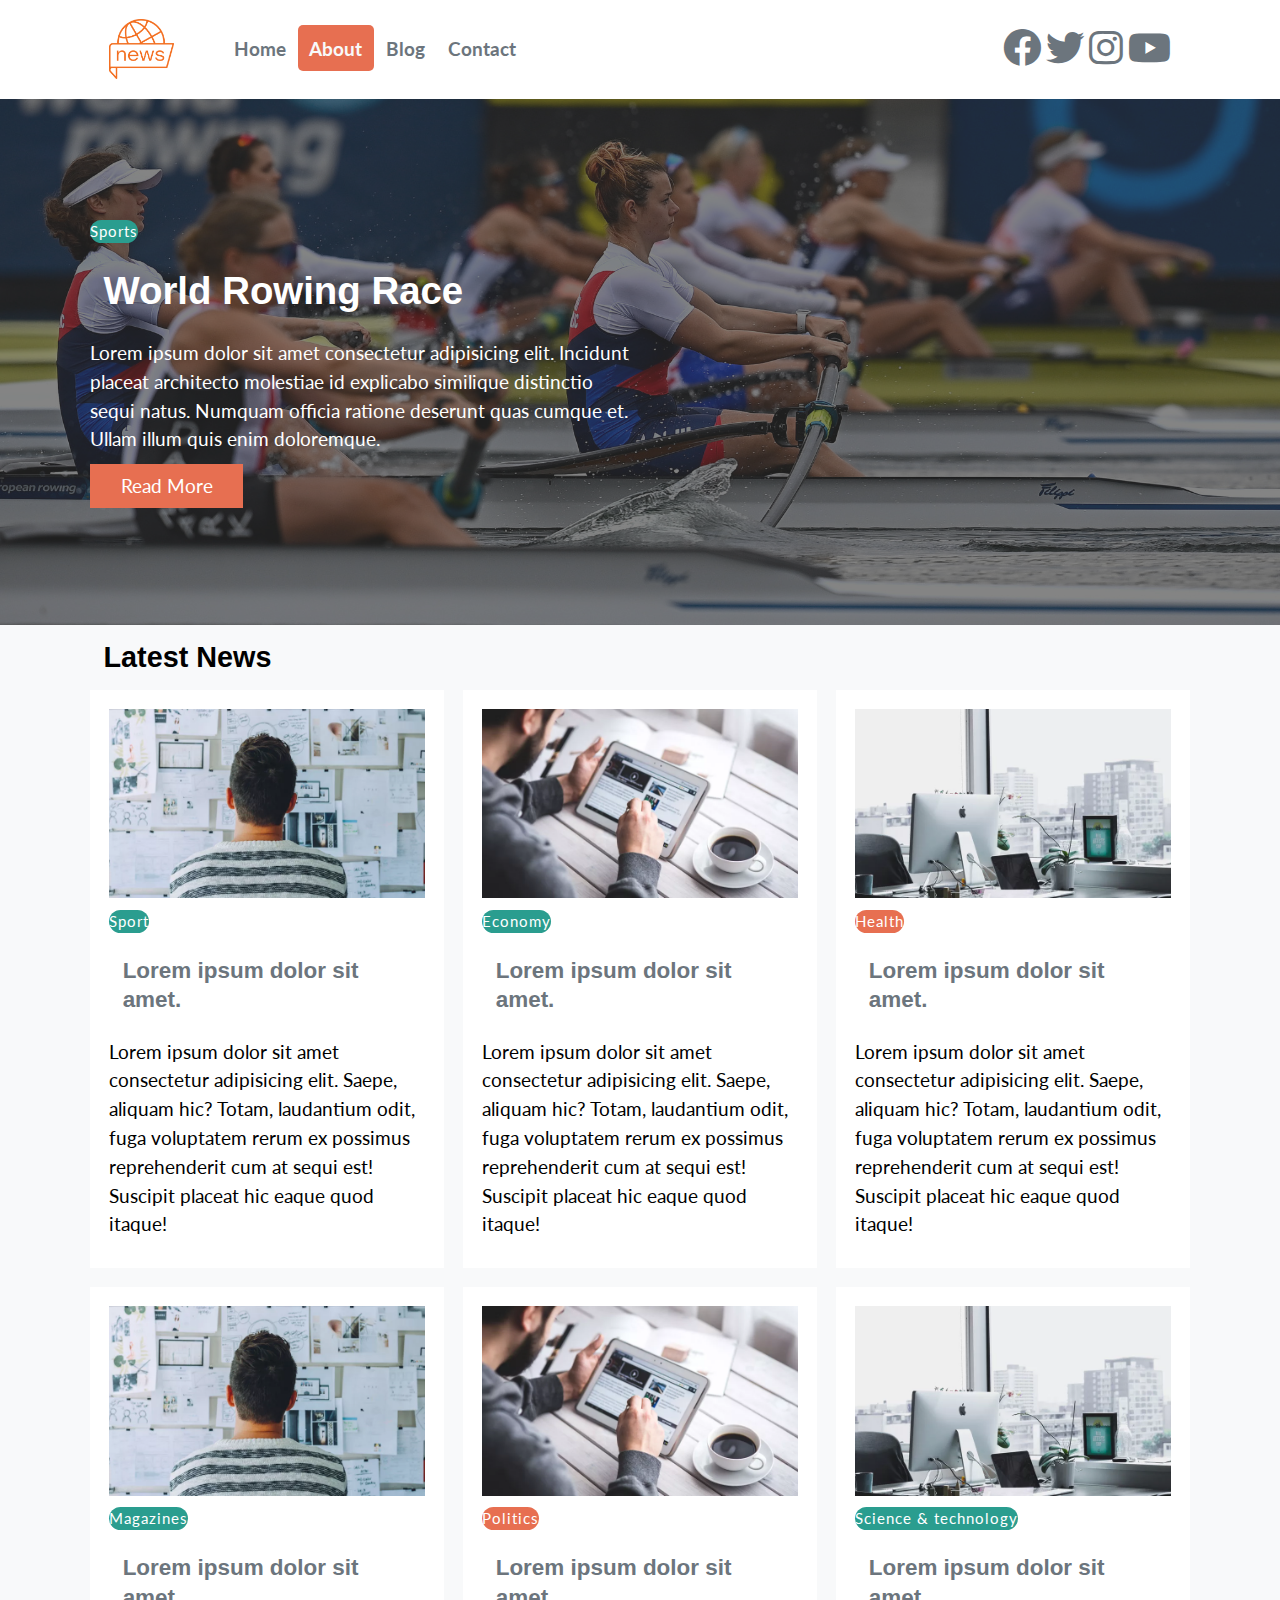
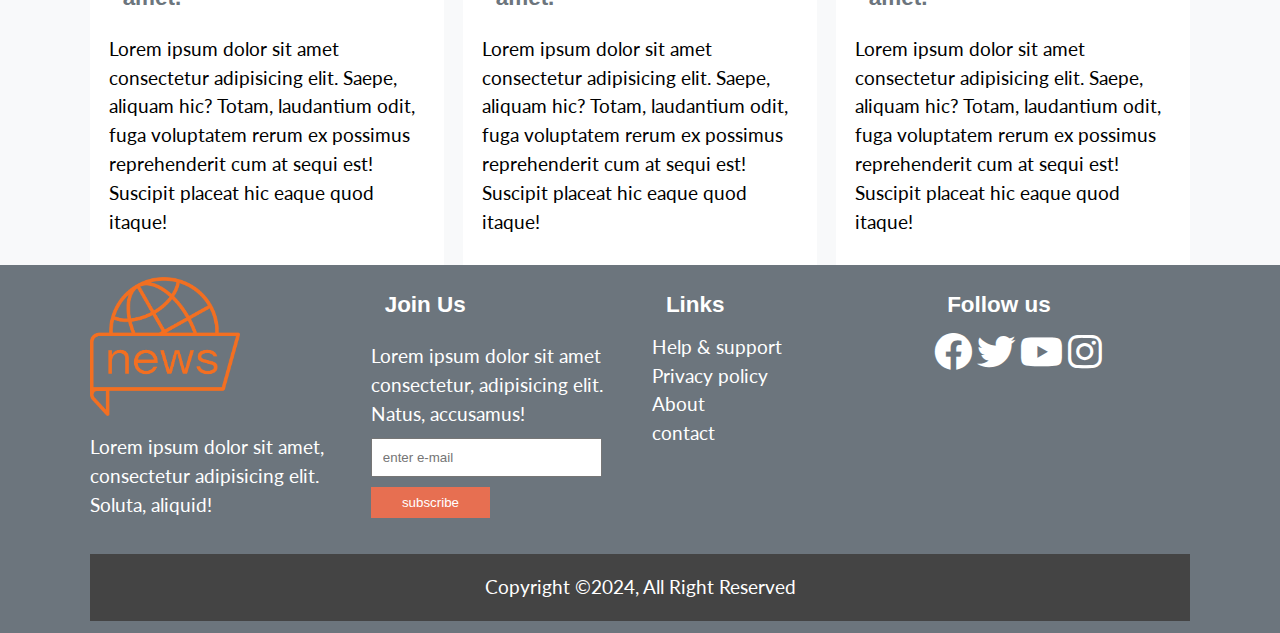
<file: index.html>
<!DOCTYPE html>
<html lang="en">

<head>
    <meta charset="UTF-8" />
    <meta http-equiv="X-UA-Compatible" content="IE=edge" />
    <meta name="viewport" content="width=device-width, initial-scale=1.0" />
    <link rel="stylesheet" href="https://cdnjs.cloudflare.com/ajax/libs/font-awesome/6.0.0/css/all.min.css" integrity="sha512-9usAa10IRO0HhonpyAIVpjrylPvoDwiPUiKdWk5t3PyolY1cOd4DSE0Ga+ri4AuTroPR5aQvXU9xC6qOPnzFeg==" crossorigin="anonymous" referrerpolicy="no-referrer"
    />
    <link href="https://fonts.googleapis.com/css2?family=Lato&family=Varela+Round&display=swap" rel="stylesheet" />
    <link rel="stylesheet" href="css/style.css" />
    <link rel="stylesheet" media="screen and (max-width:768px)" href="css/mobile.css" />
    <title>News Site</title>
</head>

<body>
    <!--navbar-->
    <nav id="main-nav" class="nav">
        <div class="container">
            <img src="img/logo.png" alt="" class="logo" />
            <ul>
                <li><a href="index.html">Home</a></li>
                <li><a href="about.html" class="active">About</a></li>
                <li><a href="blog.html">Blog</a></li>
                <li><a href="contact.html">Contact</a></li>
            </ul>
            <div class="social-icons">
                <a href="#"><i class="fab fa-facebook fa-2x"></i></a>
                <a href="#"><i class="fab fa-twitter fa-2x"></i></a>
                <a href="#"><i class="fab fa-instagram fa-2x"></i></a>
                <a href="#"><i class="fab fa-youtube fa-2x"></i></a>
            </div>
        </div>
    </nav>
    <!--header-->
    <header id="header">
        <div class="container">
            <div class="header-container">
                <div class="header-content">
                    <div class="category bg-secondary">Sports</div>
                    <h1>World Rowing Race</h1>
                    <p>
                        Lorem ipsum dolor sit amet consectetur adipisicing elit. Incidunt placeat architecto molestiae id explicabo similique distinctio sequi natus. Numquam officia ratione deserunt quas cumque et. Ullam illum quis enim doloremque.
                    </p>
                    <a href="#" class="btn btn-primary">Read More</a>
                </div>
            </div>
        </div>
    </header>
    <!--articles-->
    <section id="main-articles">
        <div class="container">
            <h2>Latest News</h2>
            <div class="articles-container">
                <div class="card">
                    <img src="img/img-1.webp" alt="" />
                    <div>
                        <div class="category bg-secondary">Sport</div>
                        <h3><a href="article.html">Lorem ipsum dolor sit amet.</a></h3>
                        <p>
                            Lorem ipsum dolor sit amet consectetur adipisicing elit. Saepe, aliquam hic? Totam, laudantium odit, fuga voluptatem rerum ex possimus reprehenderit cum at sequi est! Suscipit placeat hic eaque quod itaque!
                        </p>
                    </div>
                </div>
                <div class="card">
                    <img src="img/img-2.webp" alt="" />
                    <div>
                        <div class="category bg-secondary">Economy</div>
                        <h3><a href="article.html">Lorem ipsum dolor sit amet.</a></h3>
                        <p>
                            Lorem ipsum dolor sit amet consectetur adipisicing elit. Saepe, aliquam hic? Totam, laudantium odit, fuga voluptatem rerum ex possimus reprehenderit cum at sequi est! Suscipit placeat hic eaque quod itaque!
                        </p>
                    </div>
                </div>
                <div class="card">
                    <img src="img/img-3.webp" alt="" />
                    <div>
                        <div class="category bg-primary">Health</div>
                        <h3><a href="article.html">Lorem ipsum dolor sit amet.</a></h3>
                        <p>
                            Lorem ipsum dolor sit amet consectetur adipisicing elit. Saepe, aliquam hic? Totam, laudantium odit, fuga voluptatem rerum ex possimus reprehenderit cum at sequi est! Suscipit placeat hic eaque quod itaque!
                        </p>
                    </div>
                </div>
                <div class="card">
                    <img src="img/img-1.webp" alt="" />
                    <div>
                        <div class="category bg-secondary">Magazines</div>
                        <h3><a href="article.html">Lorem ipsum dolor sit amet.</a></h3>
                        <p>
                            Lorem ipsum dolor sit amet consectetur adipisicing elit. Saepe, aliquam hic? Totam, laudantium odit, fuga voluptatem rerum ex possimus reprehenderit cum at sequi est! Suscipit placeat hic eaque quod itaque!
                        </p>
                    </div>
                </div>
                <div class="card">
                    <img src="img/img-2.webp" alt="" />
                    <div>
                        <div class="category bg-primary">Politics</div>
                        <h3><a href="article.html">Lorem ipsum dolor sit amet.</a></h3>
                        <p>
                            Lorem ipsum dolor sit amet consectetur adipisicing elit. Saepe, aliquam hic? Totam, laudantium odit, fuga voluptatem rerum ex possimus reprehenderit cum at sequi est! Suscipit placeat hic eaque quod itaque!
                        </p>
                    </div>
                </div>
                <div class="card">
                    <img src="img/img-3.webp" alt="" />
                    <div>
                        <div class="category bg-secondary">Science & technology</div>
                        <h3><a href="article.html">Lorem ipsum dolor sit amet.</a></h3>
                        <p>
                            Lorem ipsum dolor sit amet consectetur adipisicing elit. Saepe, aliquam hic? Totam, laudantium odit, fuga voluptatem rerum ex possimus reprehenderit cum at sequi est! Suscipit placeat hic eaque quod itaque!
                        </p>
                    </div>
                </div>
            </div>
        </div>
    </section>
    <!--footer-->
    <footer id="main-footer">
        <div class="container footer-container">
            <div>
                <img src="img/logo.png" alt="" />
                <p>
                    Lorem ipsum dolor sit amet, consectetur adipisicing elit. Soluta, aliquid!
                </p>
            </div>
            <div>
                <h3>Join Us</h3>
                <p>
                    Lorem ipsum dolor sit amet consectetur, adipisicing elit. Natus, accusamus!
                </p>
                <form action="">
                    <input type="email" placeholder="enter e-mail" />
                    <input type="submit" value="subscribe" class="btn btn-primary" />
                </form>
            </div>
            <div>
                <h3>Links</h3>
                <ul>
                    <li><a href="">Help & support</a></li>
                    <li><a href="">Privacy policy</a></li>
                    <li><a href="">About</a></li>
                    <li><a href="">contact</a></li>
                </ul>
            </div>
            <div>
                <h3>Follow us</h3>
                <a href=""><i class="fab fa-facebook fa-2x"></i></a>
                <a href=""><i class="fab fa-twitter fa-2x"></i></a>
                <a href=""><i class="fab fa-youtube fa-2x"></i></a>
                <a href=""><i class="fab fa-instagram fa-2x"></i></a>
            </div>
            <div>
                <p>Copyright &copy;2024, All Right Reserved</p>
            </div>
        </div>
    </footer>
</body>

</html>
</file>
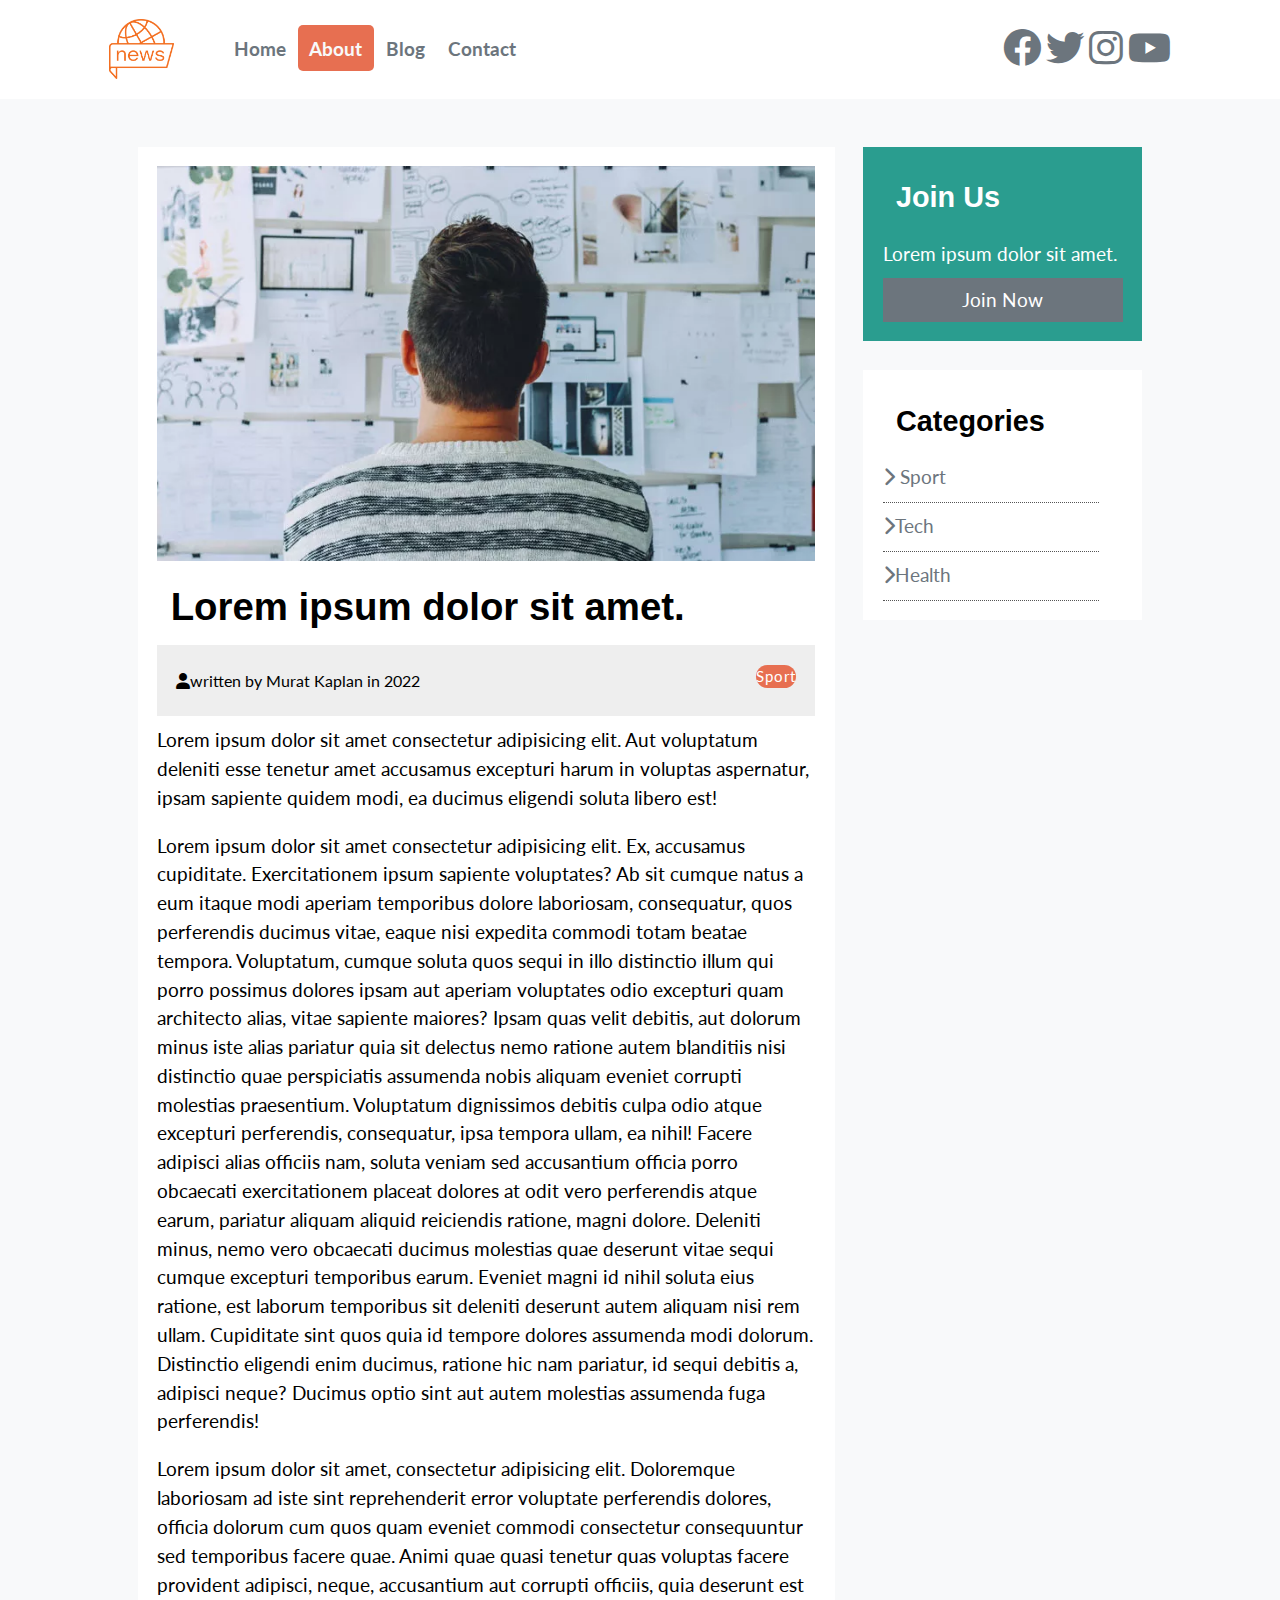
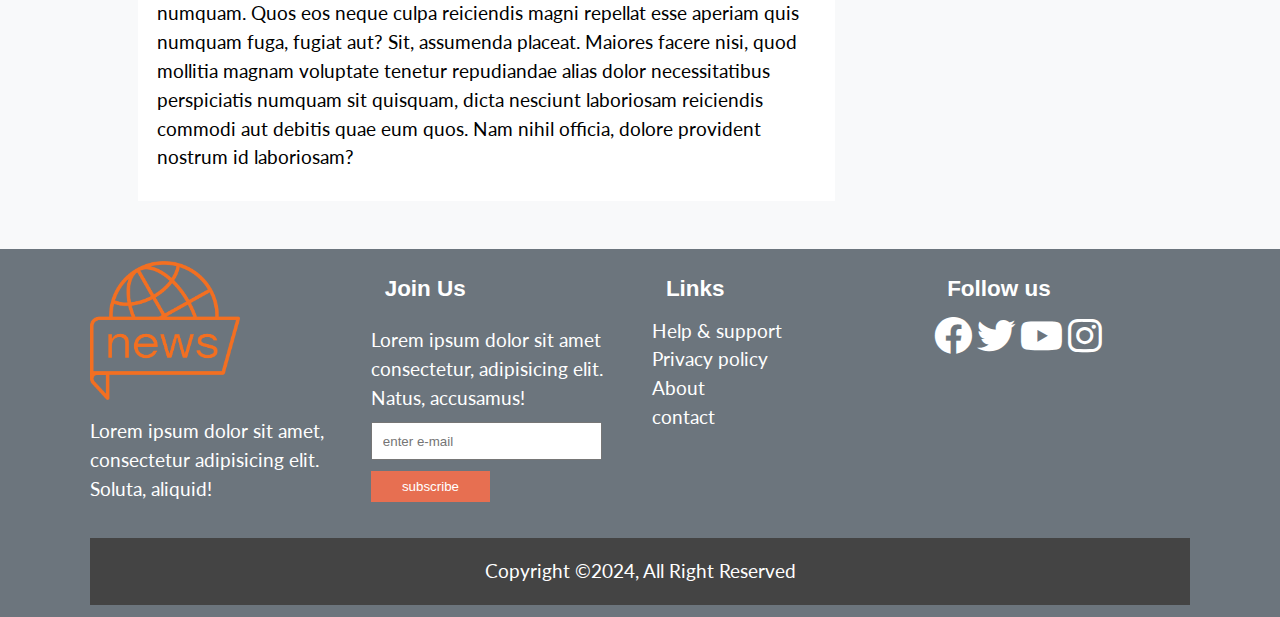
<file: article.html>
<!DOCTYPE html>
<html lang="en">

<head>
    <meta charset="UTF-8" />
    <meta http-equiv="X-UA-Compatible" content="IE=edge" />
    <meta name="viewport" content="width=device-width, initial-scale=1.0" />
    <link rel="stylesheet" href="https://cdnjs.cloudflare.com/ajax/libs/font-awesome/6.0.0/css/all.min.css" integrity="sha512-9usAa10IRO0HhonpyAIVpjrylPvoDwiPUiKdWk5t3PyolY1cOd4DSE0Ga+ri4AuTroPR5aQvXU9xC6qOPnzFeg==" crossorigin="anonymous" referrerpolicy="no-referrer"
    />
    <link href="https://fonts.googleapis.com/css2?family=Lato&family=Varela+Round&display=swap" rel="stylesheet" />
    <link rel="stylesheet" href="css/style.css" />
    <link rel="stylesheet" media="screen and (max-width:768px)" href="css/mobile.css" />
    <title>News Site</title>
</head>

<body>
    <!--navbar-->
    <nav id="main-nav" class="nav">
        <div class="container">
            <img src="img/logo.png" alt="" class="logo" />
            <ul>
                <li><a href="index.html">Home</a></li>
                <li><a href="about.html" class="active">About</a></li>
                <li><a href="blog.html">Blog</a></li>
                <li><a href="contact.html">Contact</a></li>
            </ul>
            <div class="social-icons">
                <a href="#"><i class="fab fa-facebook fa-2x"></i></a>
                <a href="#"><i class="fab fa-twitter fa-2x"></i></a>
                <a href="#"><i class="fab fa-instagram fa-2x"></i></a>
                <a href="#"><i class="fab fa-youtube fa-2x"></i></a>
            </div>
        </div>
    </nav>
    <!--article-->
    <section id="article">
        <div class="container">
            <div class="page-container">
                <article class="card">
                    <img src="img/img-1.webp" alt="" />
                    <h1>Lorem ipsum dolor sit amet.</h1>
                    <div class="meta">
                        <small><i class="fas fa-user"></i>written by Murat Kaplan in
                2022</small
              >
              <div class="category bg-primary">Sport</div>
            </div>
            <p>
              Lorem ipsum dolor sit amet consectetur adipisicing elit. Aut
              voluptatum deleniti esse tenetur amet accusamus excepturi harum in
              voluptas aspernatur, ipsam sapiente quidem modi, ea ducimus
              eligendi soluta libero est!
            </p>
            <p>
              Lorem ipsum dolor sit amet consectetur adipisicing elit. Ex,
              accusamus cupiditate. Exercitationem ipsum sapiente voluptates? Ab
              sit cumque natus a eum itaque modi aperiam temporibus dolore
              laboriosam, consequatur, quos perferendis ducimus vitae, eaque
              nisi expedita commodi totam beatae tempora. Voluptatum, cumque
              soluta quos sequi in illo distinctio illum qui porro possimus
              dolores ipsam aut aperiam voluptates odio excepturi quam
              architecto alias, vitae sapiente maiores? Ipsam quas velit
              debitis, aut dolorum minus iste alias pariatur quia sit delectus
              nemo ratione autem blanditiis nisi distinctio quae perspiciatis
              assumenda nobis aliquam eveniet corrupti molestias praesentium.
              Voluptatum dignissimos debitis culpa odio atque excepturi
              perferendis, consequatur, ipsa tempora ullam, ea nihil! Facere
              adipisci alias officiis nam, soluta veniam sed accusantium officia
              porro obcaecati exercitationem placeat dolores at odit vero
              perferendis atque earum, pariatur aliquam aliquid reiciendis
              ratione, magni dolore. Deleniti minus, nemo vero obcaecati ducimus
              molestias quae deserunt vitae sequi cumque excepturi temporibus
              earum. Eveniet magni id nihil soluta eius ratione, est laborum
              temporibus sit deleniti deserunt autem aliquam nisi rem ullam.
              Cupiditate sint quos quia id tempore dolores assumenda modi
              dolorum. Distinctio eligendi enim ducimus, ratione hic nam
              pariatur, id sequi debitis a, adipisci neque? Ducimus optio sint
              aut autem molestias assumenda fuga perferendis!
            </p>
            <p>
              Lorem ipsum dolor sit amet, consectetur adipisicing elit.
              Doloremque laboriosam ad iste sint reprehenderit error voluptate
              perferendis dolores, officia dolorum cum quos quam eveniet commodi
              consectetur consequuntur sed temporibus facere quae. Animi quae
              quasi tenetur quas voluptas facere provident adipisci, neque,
              accusantium aut corrupti officiis, quia deserunt est numquam. Quos
              eos neque culpa reiciendis magni repellat esse aperiam quis
              numquam fuga, fugiat aut? Sit, assumenda placeat. Maiores facere
              nisi, quod mollitia magnam voluptate tenetur repudiandae alias
              dolor necessitatibus perspiciatis numquam sit quisquam, dicta
              nesciunt laboriosam reiciendis commodi aut debitis quae eum quos.
              Nam nihil officia, dolore provident nostrum id laboriosam?
            </p>
          </article>
          <aside class="card bg-secondary">
            <h2>Join Us</h2>
            <p>Lorem ipsum dolor sit amet.</p>
            <a href="#" class="btn btn-dark btn-block">Join Now</a>
          </aside>
          <aside id="categories" class="card">
            <h2>Categories</h2>
            <ul>
              <li>
                <a href="#"><i class="fas fa-chevron-right"></i> Sport</a>
              </li>
              <li>
                <a href="#"><i class="fas fa-chevron-right"></i>Tech</a>
              </li>
              <li>
                <a href="#"><i class="fas fa-chevron-right"></i>Health</a>
              </li>
            </ul>
          </aside>
        </div>
      </div>
    </section>
    <!--footer-->
    <footer id="main-footer">
      <div class="container footer-container">
        <div>
          <img src="img/logo.png" alt="" />
          <p>
            Lorem ipsum dolor sit amet, consectetur adipisicing elit. Soluta,
            aliquid!
          </p>
        </div>
        <div>
          <h3>Join Us</h3>
          <p>
            Lorem ipsum dolor sit amet consectetur, adipisicing elit. Natus,
            accusamus!
          </p>
          <form action="">
            <input type="email" placeholder="enter e-mail" />
            <input type="submit" value="subscribe" class="btn btn-primary" />
          </form>
        </div>
        <div>
          <h3>Links</h3>
          <ul>
            <li><a href="">Help & support</a></li>
            <li><a href="">Privacy policy</a></li>
            <li><a href="">About</a></li>
            <li><a href="">contact</a></li>
          </ul>
        </div>
        <div>
          <h3>Follow us</h3>
          <a href=""><i class="fab fa-facebook fa-2x"></i></a>
          <a href=""><i class="fab fa-twitter fa-2x"></i></a>
          <a href=""><i class="fab fa-youtube fa-2x"></i></a>
          <a href=""><i class="fab fa-instagram fa-2x"></i></a>
        </div>
        <div>
          <p>Copyright &copy;2024, All Right Reserved</p>
        </div>
      </div>
    </footer>
  </body>
</html>
</file>
<file: css/style.css>
:root {
    --primary-color: #e76f51;
    --secondary-color: #2a9d8f;
    --light-color: #f8f9fa;
    --dark-color: #6c757d;
    --max-width: 1100px;
}

* {
    margin: 0;
    padding: 0;
    box-sizing: border-box;
}

html {
    font-size: 10px;
    font-family: "Lato", sans-serif;
    font-size: 1.2rem;
    line-height: 1.5;
    background-color: var(--light-color);
}

a {
    color: var(--dark-color);
    text-decoration: none;
}

ul {
    list-style: none;
}

h1,
h2,
h3,
h4,
h5,
h6 {
    font-family: "Verala Round", sans-serif;
    margin: 0.7rem;
    line-height: 1.3;
}

p {
    padding: 0.5rem 0;
}


/*utils*/

.btn {
    display: inline-block;
    border: none;
    background-color: var(--dark-color);
    color: #fff;
    padding: 0.4rem 1.6rem;
    text-align: center;
}

.btn-light {
    background-color: var(--light-color);
}

.btn-dark {
    background-color: var(--dark-color);
}

.btn-primary {
    background-color: var(--primary-color);
}

.btn:hover {
    opacity: 0.8;
}

.btn-block {
    display: block;
    width: 100%;
    text-align: center;
}

.bg-primary {
    background-color: var(--primary-color);
    color: #fff;
}

.bg-secondary {
    background-color: var(--secondary-color) !important;
    color: #fff;
}

.bg-dark {
    background-color: var(--dark-color);
    color: #fff;
}

.bg-light {
    background-color: var(--light-color);
    color: var(--dark-color);
}

.p-1 {
    padding: 0.5rem;
}

.p-2 {
    padding: 0.6rem;
}

.p-3 {
    padding: 0.8rem;
}

.p-4 {
    padding: 1rem;
}

.py-2 {
    padding-top: 0.6rem;
    padding-bottom: 0.6rem;
}

.card {
    background-color: #fff;
    padding: 1rem;
}

.container {
    max-width: var(--max-width);
    margin: 0 auto;
    padding: 0;
}


/*navbar*/

#main-nav {
    background-color: #fff;
    position: sticky;
    top: 0;
    z-index: 3;
}

#main-nav .container {
    display: grid;
    grid-template-columns: 0.6fr 3fr 2fr;
    align-items: center;
    padding: 1rem;
}

#main-nav .logo {
    width: 65px;
}

#main-nav ul {
    display: flex;
    justify-self: start;
}

#main-nav .social-icons {
    justify-self: end;
}

#main-nav ul li a {
    padding: 0.6rem;
    font-weight: bold;
}

#main-nav ul li a.active {
    background-color: var(--primary-color);
    color: var(--light-color);
    border-radius: 5px;
}

#main-nav ul li a:hover {
    background-color: var(--light-color);
    color: var(--dark-color);
}

img {
    width: 100%;
}


/*header*/

#header {
    color: #fff;
    background-color: #333;
    padding: 2rem;
    position: relative;
}

#header::before {
    content: "";
    background: url(../img/rowing.jpeg) no-repeat center center/cover;
    position: absolute;
    top: 0;
    left: 0;
    width: 100%;
    height: 100%;
    opacity: 0.4;
}

#header .header-container {
    display: grid;
    grid-template-columns: repeat(2, 1fr);
    height: 50vh;
    align-items: center;
    justify-content: center;
}

#header .header-content {
    z-index: 2;
}

.category {
    display: inline-block;
    color: #fff;
    font-size: 0.8rem;
    letter-spacing: 1px;
    padding-block-end: 0.4rem 0.6rem;
    border-radius: 15px;
    margin-bottom: 0.5rem;
}


/*articles*/

#main-articles .articles-container {
    display: grid;
    grid-template-columns: repeat(3, 1fr);
    gap: 1rem;
}


/*footer*/

#main-footer {
    background-color: var(--dark-color);
    color: #fff;
    padding-top: 0.6rem;
    padding-bottom: 0.6rem;
}

#main-footer img {
    width: 150px;
}

#main-footer a {
    color: #fff;
}

#main-footer .footer-container {
    display: grid;
    grid-template-columns: repeat(4, 1fr);
    gap: 1.3rem;
}

#main-footer .footer-container input[type="email"] {
    width: 90%;
    padding: 0.5rem;
    margin-bottom: 0.5rem;
}

#main-footer .footer-container ul li :hover {
    color: var(--primary-color);
}

#main-footer .footer-container>*:last-child {
    background-color: #444;
    grid-column: 1 / span 4;
    padding: 0.5rem;
    text-align: center;
}


/*article details*/

.page-container {
    display: grid;
    grid-template-columns: 5fr 2fr;
    margin: 2.5rem;
    gap: 1.5rem;
}

.page-container>*:first-child {
    grid-row: 1 / span 3;
}

#article .meta {
    display: flex;
    align-items: center;
    justify-content: space-between;
    padding: 1rem;
    background-color: #eee;
}

.page-container #categories ul li {
    padding: 0.5rem 0;
    border-bottom: 1px dotted #555;
    width: 90%;
}

.page-container #categories ul li a:hover {
    color: var(--primary-color);
}
</file>
<file: css/mobile.css>
html {
    font-size: 10px;
}

#main-nav .social-icons {
    display: none;
}

#main-nav .container {
    grid-template-columns: 1fr;
    gap: 1.2rem;
}

#main-nav ul,
#main-nav img {
    justify-self: center;
}

#main-articles .articles-container {
    grid-template-columns: repeat(2, 1fr);
}

@media (max-width: 600px) {
    #header .header-container,
    #main-articles .articles-container,
    #main-footer .footer-container {
        grid-template-columns: 1fr;
    }
    #main-footer .footer-container>* {
        border-bottom: 1px solid #444;
        padding: 1rem;
    }
    #main-footer .footer-container>*:last-child {
        grid-column: 1;
        margin: 1rem;
    }
    .page-container {
        grid-template-columns: 1fr;
    }
}
</file>
